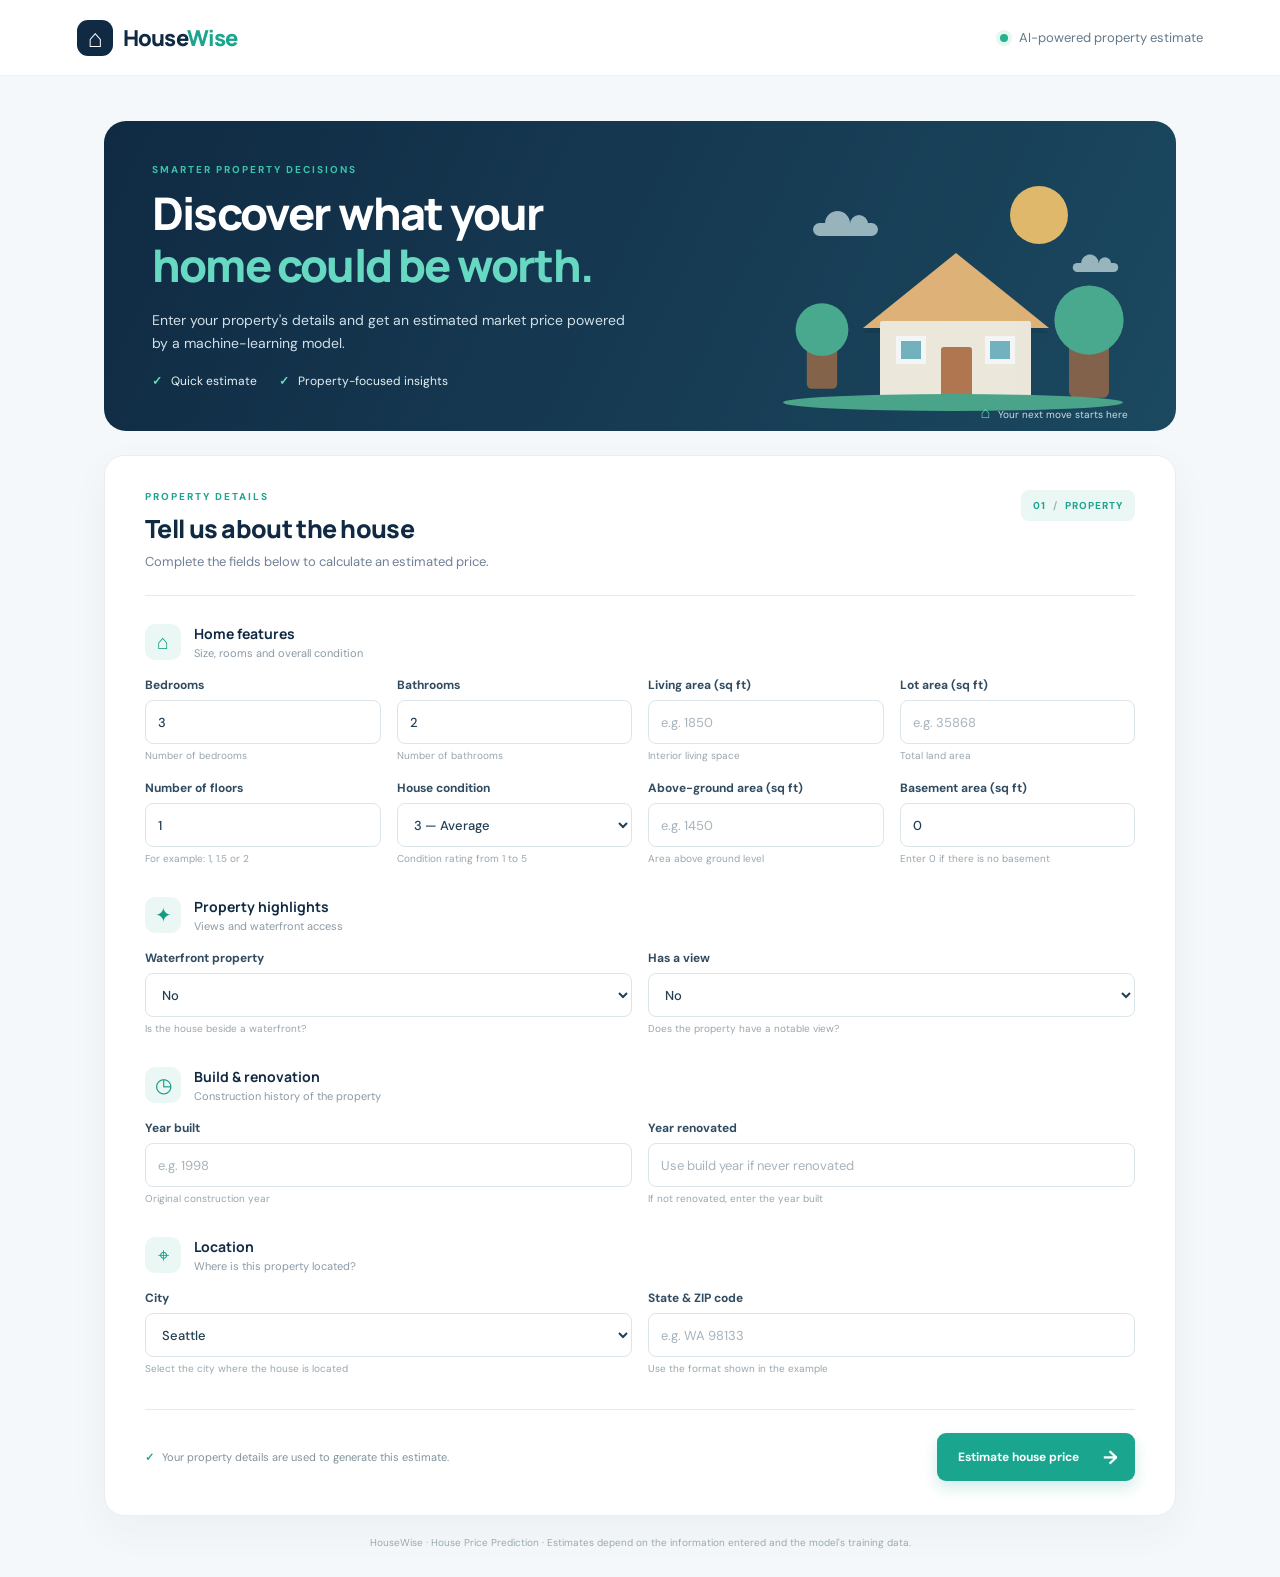
<file: index.html>
<!DOCTYPE html>
<html lang="en">
<head>
  <meta charset="UTF-8">
  <meta name="viewport" content="width=device-width, initial-scale=1.0">
  <meta name="theme-color" content="#102a43">
  <title>HouseWise | House Price Predictor</title>
  <link rel="preconnect" href="https://fonts.googleapis.com">
  <link rel="preconnect" href="https://fonts.gstatic.com" crossorigin>
  <link href="https://fonts.googleapis.com/css2?family=DM+Sans:wght@400;500;600;700&family=Manrope:wght@400;500;600;700;800&display=swap" rel="stylesheet">
  <link rel="stylesheet" href="style.css">
</head>
<body>
  <header class="topbar">
    <a class="brand" href="#"><span class="brand-mark">⌂</span><span>House<span class="brand-accent">Wise</span></span></a>
    <span class="top-note"><span class="live-dot"></span> AI-powered property estimate</span>
  </header>

  <main>
    <section class="hero">
      <div class="hero-copy">
        <p class="eyebrow">SMARTER PROPERTY DECISIONS</p>
        <h1>Discover what your<br><span>home could be worth.</span></h1>
        <p class="hero-description">Enter your property's details and get an estimated market price powered by a machine-learning model.</p>
        <div class="hero-points">
          <span><span class="check">✓</span> Quick estimate</span>
          <span><span class="check">✓</span> Property-focused insights</span>
        </div>
      </div>
      <div class="hero-art" aria-hidden="true">
        <div class="sun"></div>
        <div class="cloud cloud-one"></div><div class="cloud cloud-two"></div>
        <div class="house-illustration">
          <div class="roof"></div>
          <div class="house-body">
            <div class="window window-left"></div><div class="window window-right"></div>
            <div class="door"></div>
          </div>
        </div>
        <div class="tree tree-left"><i></i></div><div class="tree tree-right"><i></i></div>
        <div class="ground"></div>
        <div class="art-label"><span>⌂</span> Your next move starts here</div>
      </div>
    </section>

    <section class="form-card">
      <div class="form-heading">
        <div>
          <p class="eyebrow">PROPERTY DETAILS</p>
          <h2>Tell us about the house</h2>
          <p class="muted">Complete the fields below to calculate an estimated price.</p>
        </div>
        <div class="step-badge">01 <span>/</span> PROPERTY</div>
      </div>

      <form id="predictionForm">
        <div class="section-label"><span class="section-icon">⌂</span><div><h3>Home features</h3><p>Size, rooms and overall condition</p></div></div>
        <div class="form-grid">
          <label>Bedrooms <input type="number" name="bedrooms" min="0" step="0.5" value="3" required><small>Number of bedrooms</small></label>
          <label>Bathrooms <input type="number" name="bathrooms" min="0" step="0.5" value="2" required><small>Number of bathrooms</small></label>
          <label>Living area (sq ft) <input type="number" name="sqft_living" min="1" step="1" placeholder="e.g. 1850" required><small>Interior living space</small></label>
          <label>Lot area (sq ft) <input type="number" name="sqft_lot" min="1" step="1" placeholder="e.g. 35868" required><small>Total land area</small></label>
          <label>Number of floors <input type="number" name="floors" min="1" step="0.5" value="1" required><small>For example: 1, 1.5 or 2</small></label>
          <label>House condition <select name="condition" required><option value="3" selected>3 — Average</option><option value="1">1 — Poor</option><option value="2">2 — Fair</option><option value="4">4 — Good</option><option value="5">5 — Very good</option></select><small>Condition rating from 1 to 5</small></label>
          <label>Above-ground area (sq ft) <input type="number" name="sqft_above" min="1" step="1" placeholder="e.g. 1450" required><small>Area above ground level</small></label>
          <label>Basement area (sq ft) <input type="number" name="sqft_basement" min="0" step="1" value="0" required><small>Enter 0 if there is no basement</small></label>
        </div>

        <div class="section-label section-spaced"><span class="section-icon">✦</span><div><h3>Property highlights</h3><p>Views and waterfront access</p></div></div>
        <div class="form-grid two-col">
          <label>Waterfront property
            <select name="waterfront" required><option value="0" selected>No</option><option value="1">Yes</option></select>
            <small>Is the house beside a waterfront?</small>
          </label>
          <label>Has a view
            <select name="view" required><option value="0" selected>No</option><option value="1">Yes</option></select>
            <small>Does the property have a notable view?</small>
          </label>
        </div>

        <div class="section-label section-spaced"><span class="section-icon">◷</span><div><h3>Build & renovation</h3><p>Construction history of the property</p></div></div>
        <div class="form-grid two-col">
          <label>Year built <input type="number" name="yr_built" min="1800" max="2026" placeholder="e.g. 1998" required><small>Original construction year</small></label>
          <label>Year renovated <input type="number" name="yr_renovated" min="1800" max="2026" placeholder="Use build year if never renovated" required><small>If not renovated, enter the year built</small></label>
        </div>

        <div class="section-label section-spaced"><span class="section-icon">⌖</span><div><h3>Location</h3><p>Where is this property located?</p></div></div>
        <div class="form-grid two-col">
          <label>City
            <select name="city" required>
              <option value="Seattle" selected>Seattle</option><option value="Shoreline">Shoreline</option><option value="Kent">Kent</option><option value="Bellevue">Bellevue</option><option value="Redmond">Redmond</option><option value="Sammamish">Sammamish</option><option value="Auburn">Auburn</option><option value="Federal Way">Federal Way</option><option value="Kirkland">Kirkland</option><option value="Issaquah">Issaquah</option><option value="Woodinville">Woodinville</option><option value="Renton">Renton</option><option value="Other">Other</option>
            </select><small>Select the city where the house is located</small>
          </label>
          <label>State & ZIP code <input type="text" name="statezip" placeholder="e.g. WA 98133" maxlength="20" required><small>Use the format shown in the example</small></label>
        </div>

        <div class="form-actions">
          <p><span class="secure-icon">✓</span> Your property details are used to generate this estimate.</p>
          <button type="submit" id="submitBtn"><span>Estimate house price</span><span class="button-arrow">→</span></button>
        </div>
      </form>

      <div class="loading hidden" id="loading"><span class="spinner"></span><div><strong>Analysing your property...</strong><small>Preparing your estimated house price</small></div></div>
      <div class="result hidden" id="result" aria-live="polite">
        <div class="result-icon">⌂</div><div><p class="result-kicker">ESTIMATED PROPERTY PRICE</p><h2 id="priceValue">$0</h2><p class="result-note">This is a model-generated estimate, not a formal property valuation.</p></div>
        <button type="button" id="resetBtn" class="reset-btn">New estimate ↻</button>
      </div>
      <div class="error hidden" id="errorBox" role="alert"></div>
    </section>
    <p class="disclaimer">HouseWise · House Price Prediction · Estimates depend on the information entered and the model's training data.</p>
  </main>
  <script src="script.js"></script>
</body>
</html>
</file>
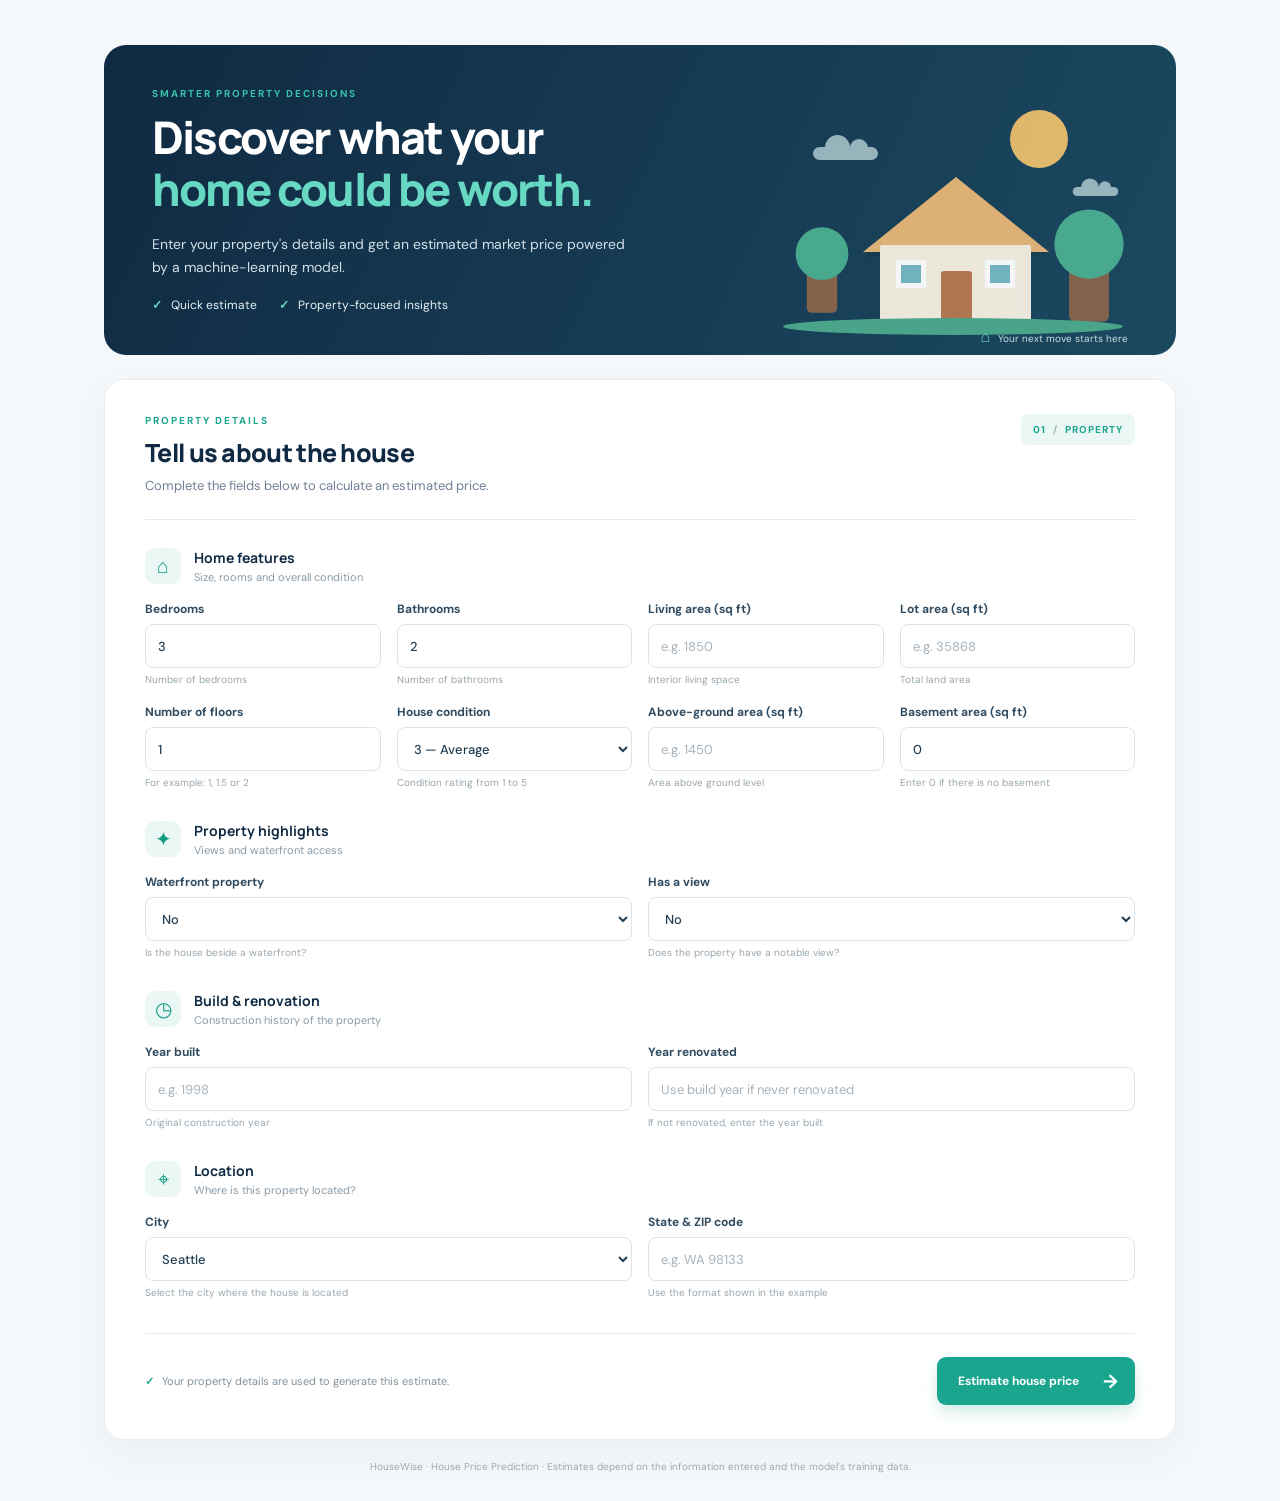
<file: housewise-frontend/index.html>
<!DOCTYPE html>
<html lang="en">
<head>
  <meta charset="UTF-8">
  <meta name="viewport" content="width=device-width, initial-scale=1.0">
  <meta name="theme-color" content="#102a43">
  <title>HouseWise | House Price Predictor</title>
  <link rel="preconnect" href="https://fonts.googleapis.com">
  <link rel="preconnect" href="https://fonts.gstatic.com" crossorigin>
  <link href="https://fonts.googleapis.com/css2?family=DM+Sans:wght@400;500;600;700&family=Manrope:wght@400;500;600;700;800&display=swap" rel="stylesheet">
  <link rel="stylesheet" href="style.css">
</head>
<body>
  <main>
    <section class="hero">
      <div class="hero-copy">
        <p class="eyebrow">SMARTER PROPERTY DECISIONS</p>
        <h1>Discover what your<br><span>home could be worth.</span></h1>
        <p class="hero-description">Enter your property's details and get an estimated market price powered by a machine-learning model.</p>
        <div class="hero-points">
          <span><span class="check">✓</span> Quick estimate</span>
          <span><span class="check">✓</span> Property-focused insights</span>
        </div>
      </div>
      <div class="hero-art" aria-hidden="true">
        <div class="sun"></div>
        <div class="cloud cloud-one"></div><div class="cloud cloud-two"></div>
        <div class="house-illustration">
          <div class="roof"></div>
          <div class="house-body">
            <div class="window window-left"></div><div class="window window-right"></div>
            <div class="door"></div>
          </div>
        </div>
        <div class="tree tree-left"><i></i></div><div class="tree tree-right"><i></i></div>
        <div class="ground"></div>
        <div class="art-label"><span>⌂</span> Your next move starts here</div>
      </div>
    </section>

    <section class="form-card">
      <div class="form-heading">
        <div>
          <p class="eyebrow">PROPERTY DETAILS</p>
          <h2>Tell us about the house</h2>
          <p class="muted">Complete the fields below to calculate an estimated price.</p>
        </div>
        <div class="step-badge">01 <span>/</span> PROPERTY</div>
      </div>

      <form id="predictionForm">
        <div class="section-label"><span class="section-icon">⌂</span><div><h3>Home features</h3><p>Size, rooms and overall condition</p></div></div>
        <div class="form-grid">
          <label>Bedrooms <input type="number" name="bedrooms" min="0" step="0.5" value="3" required><small>Number of bedrooms</small></label>
          <label>Bathrooms <input type="number" name="bathrooms" min="0" step="0.5" value="2" required><small>Number of bathrooms</small></label>
          <label>Living area (sq ft) <input type="number" name="sqft_living" min="1" step="1" placeholder="e.g. 1850" required><small>Interior living space</small></label>
          <label>Lot area (sq ft) <input type="number" name="sqft_lot" min="1" step="1" placeholder="e.g. 35868" required><small>Total land area</small></label>
          <label>Number of floors <input type="number" name="floors" min="1" step="0.5" value="1" required><small>For example: 1, 1.5 or 2</small></label>
          <label>House condition <select name="condition" required><option value="3" selected>3 — Average</option><option value="1">1 — Poor</option><option value="2">2 — Fair</option><option value="4">4 — Good</option><option value="5">5 — Very good</option></select><small>Condition rating from 1 to 5</small></label>
          <label>Above-ground area (sq ft) <input type="number" name="sqft_above" min="1" step="1" placeholder="e.g. 1450" required><small>Area above ground level</small></label>
          <label>Basement area (sq ft) <input type="number" name="sqft_basement" min="0" step="1" value="0" required><small>Enter 0 if there is no basement</small></label>
        </div>

        <div class="section-label section-spaced"><span class="section-icon">✦</span><div><h3>Property highlights</h3><p>Views and waterfront access</p></div></div>
        <div class="form-grid two-col">
          <label>Waterfront property
            <select name="waterfront" required><option value="0" selected>No</option><option value="1">Yes</option></select>
            <small>Is the house beside a waterfront?</small>
          </label>
          <label>Has a view
            <select name="view" required><option value="0" selected>No</option><option value="1">Yes</option></select>
            <small>Does the property have a notable view?</small>
          </label>
        </div>

        <div class="section-label section-spaced"><span class="section-icon">◷</span><div><h3>Build & renovation</h3><p>Construction history of the property</p></div></div>
        <div class="form-grid two-col">
          <label>Year built <input type="number" name="yr_built" min="1800" max="2026" placeholder="e.g. 1998" required><small>Original construction year</small></label>
          <label>Year renovated <input type="number" name="yr_renovated" min="1800" max="2026" placeholder="Use build year if never renovated" required><small>If not renovated, enter the year built</small></label>
        </div>

        <div class="section-label section-spaced"><span class="section-icon">⌖</span><div><h3>Location</h3><p>Where is this property located?</p></div></div>
        <div class="form-grid two-col">
          <label>City
            <select name="city" required>
              <option value="Seattle" selected>Seattle</option><option value="Shoreline">Shoreline</option><option value="Kent">Kent</option><option value="Bellevue">Bellevue</option><option value="Redmond">Redmond</option><option value="Sammamish">Sammamish</option><option value="Auburn">Auburn</option><option value="Federal Way">Federal Way</option><option value="Kirkland">Kirkland</option><option value="Issaquah">Issaquah</option><option value="Woodinville">Woodinville</option><option value="Renton">Renton</option><option value="Other">Other</option>
            </select><small>Select the city where the house is located</small>
          </label>
          <label>State & ZIP code <input type="text" name="statezip" placeholder="e.g. WA 98133" maxlength="20" required><small>Use the format shown in the example</small></label>
        </div>

        <div class="form-actions">
          <p><span class="secure-icon">✓</span> Your property details are used to generate this estimate.</p>
          <button type="submit" id="submitBtn"><span>Estimate house price</span><span class="button-arrow">→</span></button>
        </div>
      </form>

      <div class="loading hidden" id="loading"><span class="spinner"></span><div><strong>Analysing your property...</strong><small>Preparing your estimated house price</small></div></div>
      <div class="result hidden" id="result" aria-live="polite">
        <div class="result-icon">⌂</div><div><p class="result-kicker">ESTIMATED PROPERTY PRICE</p><h2 id="priceValue">$0</h2><p class="result-note">This is a model-generated estimate, not a formal property valuation.</p></div>
        <button type="button" id="resetBtn" class="reset-btn">New estimate ↻</button>
      </div>
      <div class="error hidden" id="errorBox" role="alert"></div>
    </section>
    <p class="disclaimer">HouseWise · House Price Prediction · Estimates depend on the information entered and the model's training data.</p>
  </main>
  <script src="script.js"></script>
</body>
</html>
</file>
<file: style.css>
*{box-sizing:border-box} :root{--navy:#102a43;--ink:#18354d;--muted:#718096;--teal:#19a58e;--pale:#eaf7f4;--line:#e4ebef;--bg:#f5f8fa}body{margin:0;background:var(--bg);color:var(--ink);font-family:"DM Sans",sans-serif}.topbar{height:76px;padding:0 max(6vw,24px);display:flex;align-items:center;justify-content:space-between;background:#fff;border-bottom:1px solid #edf1f3}.brand{display:flex;align-items:center;gap:10px;color:var(--navy);text-decoration:none;font:800 22px Manrope,sans-serif;letter-spacing:-.8px}.brand-mark{display:grid;place-items:center;width:36px;height:36px;border-radius:11px;background:var(--navy);color:#fff;font-size:25px}.brand-accent{color:var(--teal)}.top-note{font-size:13px;color:#64798a}.live-dot{display:inline-block;width:8px;height:8px;margin-right:8px;background:#24b18e;border-radius:50%;box-shadow:0 0 0 4px #e5f7f1}main{max-width:1120px;margin:0 auto;padding:45px 24px 28px}.hero{min-height:285px;border-radius:22px;background:linear-gradient(115deg,#102a43,#1b4960);padding:42px 48px;display:flex;align-items:center;justify-content:space-between;overflow:hidden;position:relative;color:#fff}.hero-copy{position:relative;z-index:2;max-width:550px}.eyebrow{font-size:10px;font-weight:700;letter-spacing:2px;color:#39c5aa;margin:0 0 12px}.hero h1{font:800 clamp(30px,4vw,45px)/1.15 Manrope,sans-serif;letter-spacing:-1.8px;margin:0}.hero h1 span{color:#67d8c1}.hero-description{max-width:480px;color:#d1e0e8;line-height:1.7;font-size:14px;margin:17px 0}.hero-points{display:flex;gap:22px;flex-wrap:wrap;color:#e5f1f4;font-size:12px}.check{color:#65dbc1;font-weight:700;margin-right:6px}.hero-art{position:absolute;right:4%;bottom:0;width:365px;height:260px;opacity:.95}.sun{position:absolute;right:65px;top:15px;width:58px;height:58px;background:#f6c66e;border-radius:50%;opacity:.95}.cloud{position:absolute;background:#d9eef0;border-radius:30px;height:13px;width:65px;opacity:.7}.cloud:before,.cloud:after{content:"";position:absolute;background:inherit;border-radius:50%}.cloud:before{width:25px;height:25px;left:12px;top:-12px}.cloud:after{width:18px;height:18px;right:10px;top:-8px}.cloud-one{top:52px;left:45px}.cloud-two{top:90px;right:5px;transform:scale(.7)}.house-illustration{position:absolute;bottom:33px;left:95px;width:185px;height:145px}.roof{position:absolute;top:0;left:0;width:0;height:0;border-left:93px solid transparent;border-right:93px solid transparent;border-bottom:75px solid #e8b879;filter:drop-shadow(0 5px 0 rgba(0,0,0,.08))}.house-body{position:absolute;top:68px;left:17px;width:151px;height:77px;background:#f7f0e2;border-radius:2px}.window{position:absolute;top:15px;width:30px;height:28px;background:#76b8c4;border:5px solid #fff}.window-left{left:16px}.window-right{right:16px}.door{position:absolute;bottom:0;left:61px;width:31px;height:51px;background:#b97950;border-radius:3px 3px 0 0}.ground{position:absolute;bottom:20px;left:15px;width:340px;height:17px;background:#4caa8c;border-radius:50%}.tree{position:absolute;bottom:35px;width:38px;height:72px;background:#8a654b;border-radius:6px}.tree:before{content:"";position:absolute;width:66px;height:66px;left:-14px;top:-35px;border-radius:50%;background:#4baf91}.tree-left{left:35px;transform:scale(.8)}.tree-right{right:25px;transform:scale(1.05)}.tree i{display:none}.art-label{position:absolute;right:5px;bottom:8px;color:#d4e8e8;font-size:10px}.art-label span{color:#6de0c5;font-size:16px;margin-right:5px}.form-card{background:#fff;border:1px solid #e9eef1;border-radius:20px;padding:34px 40px;margin-top:24px;box-shadow:0 14px 40px rgba(20,50,70,.045)}.form-heading{display:flex;justify-content:space-between;align-items:flex-start;padding-bottom:25px;border-bottom:1px solid var(--line)}.form-heading .eyebrow{color:var(--teal);margin-bottom:8px}.form-heading h2{font:800 25px Manrope,sans-serif;margin:0 0 7px;color:var(--navy);letter-spacing:-.7px}.muted{margin:0;color:var(--muted);font-size:13px}.step-badge{font-size:10px;letter-spacing:1px;font-weight:700;color:var(--teal);background:var(--pale);padding:9px 12px;border-radius:8px}.step-badge span{color:#9ab7b1;margin:0 4px}.section-label{display:flex;align-items:center;gap:13px;margin:28px 0 17px}.section-icon{width:36px;height:36px;display:grid;place-items:center;border-radius:10px;background:#eaf7f4;color:#149b83;font-size:20px}.section-label h3{font:700 14px Manrope,sans-serif;color:var(--navy);margin:0 0 3px}.section-label p{font-size:11px;color:#8a9aa6;margin:0}.section-spaced{margin-top:32px}.form-grid{display:grid;grid-template-columns:repeat(4,minmax(0,1fr));gap:18px 16px}.form-grid.two-col{grid-template-columns:repeat(2,minmax(0,1fr))}label{display:flex;flex-direction:column;gap:7px;color:#314c61;font-size:12px;font-weight:700}input,select{width:100%;height:44px;border:1px solid #dce5e9;border-radius:8px;background:#fff;padding:0 12px;color:#233f54;font:500 13px "DM Sans",sans-serif;outline:none;transition:.2s}input:focus,select:focus{border-color:#1ba88f;box-shadow:0 0 0 3px rgba(27,168,143,.11)}input::placeholder{color:#a7b3bc;font-weight:400}label small{font-size:10px;color:#98a6af;font-weight:400;margin-top:-2px}.form-actions{margin-top:34px;padding-top:23px;border-top:1px solid var(--line);display:flex;align-items:center;justify-content:space-between;gap:15px}.form-actions p{font-size:11px;color:#81919c;margin:0}.secure-icon{color:var(--teal);font-weight:800;margin-right:5px}button{border:0;cursor:pointer;font-family:inherit}#submitBtn{height:48px;padding:0 17px 0 21px;border-radius:9px;background:var(--teal);color:white;display:flex;align-items:center;gap:24px;font-size:12px;font-weight:700;box-shadow:0 7px 15px rgba(25,165,142,.2);transition:.2s}#submitBtn:hover{background:#128c78;transform:translateY(-1px)}#submitBtn:disabled{opacity:.65;cursor:wait;transform:none}.button-arrow{font-size:19px}.loading{display:flex;align-items:center;gap:14px;background:#f0faf7;border:1px solid #d8f0e9;padding:17px;border-radius:12px;margin-top:22px}.spinner{width:24px;height:24px;border:3px solid #ccebe2;border-top-color:#159b83;border-radius:50%;animation:spin .8s linear infinite}@keyframes spin{to{transform:rotate(360deg)}}.loading strong{display:block;font-size:13px;color:var(--navy)}.loading small{display:block;font-size:11px;color:#7c928d;margin-top:3px}.result{margin-top:22px;background:linear-gradient(110deg,#eaf8f3,#f5fbf8);border:1px solid #cfeee3;border-radius:14px;padding:22px;display:flex;align-items:center;gap:16px}.result-icon{width:48px;height:48px;display:grid;place-items:center;border-radius:13px;background:#d2f0e5;color:#148c75;font-size:29px}.result-kicker{font-size:9px;letter-spacing:1.6px;font-weight:700;color:#328c79;margin:0 0 4px}.result h2{font:800 30px Manrope,sans-serif;color:#116e5c;margin:0}.result-note{font-size:10px;color:#718e85;margin:5px 0 0}.reset-btn{margin-left:auto;background:#fff;border:1px solid #d1e9e0;color:#25816e;padding:10px 13px;border-radius:8px;font-size:11px;font-weight:700}.error{margin-top:18px;padding:13px 15px;border-radius:9px;background:#fff2f0;border:1px solid #ffd6d0;color:#a33c32;font-size:12px;line-height:1.5}.hidden{display:none!important}.disclaimer{text-align:center;color:#9aa8b1;font-size:10px;margin:20px 0 0}@media(max-width:850px){.hero-art{right:-80px;opacity:.48}.hero-copy{max-width:600px}.form-grid{grid-template-columns:repeat(2,minmax(0,1fr))}}@media(max-width:560px){.topbar{height:64px;padding:0 18px}.top-note{font-size:10px}main{padding:22px 13px}.hero{padding:31px 23px;min-height:290px}.hero-art{right:-155px;opacity:.25}.hero h1{font-size:32px}.hero-description{font-size:12px}.hero-points{gap:10px;display:grid}.form-card{padding:25px 18px;border-radius:15px}.form-heading h2{font-size:21px}.step-badge{font-size:8px;padding:8px}.form-grid,.form-grid.two-col{grid-template-columns:1fr;gap:15px}.form-actions{align-items:stretch;flex-direction:column}.form-actions p{line-height:1.5}#submitBtn{justify-content:space-between}.result{align-items:flex-start;flex-wrap:wrap}.result h2{font-size:25px}.reset-btn{margin-left:0}}
</file>
<file: housewise-frontend/style.css>
*{box-sizing:border-box} :root{--navy:#102a43;--ink:#18354d;--muted:#718096;--teal:#19a58e;--pale:#eaf7f4;--line:#e4ebef;--bg:#f5f8fa}body{margin:0;background:var(--bg);color:var(--ink);font-family:"DM Sans",sans-serif}.topbar{height:76px;padding:0 max(6vw,24px);display:flex;align-items:center;justify-content:space-between;background:#fff;border-bottom:1px solid #edf1f3}.brand{display:flex;align-items:center;gap:10px;color:var(--navy);text-decoration:none;font:800 22px Manrope,sans-serif;letter-spacing:-.8px}.brand-mark{display:grid;place-items:center;width:36px;height:36px;border-radius:11px;background:var(--navy);color:#fff;font-size:25px}.brand-accent{color:var(--teal)}.top-note{font-size:13px;color:#64798a}.live-dot{display:inline-block;width:8px;height:8px;margin-right:8px;background:#24b18e;border-radius:50%;box-shadow:0 0 0 4px #e5f7f1}main{max-width:1120px;margin:0 auto;padding:45px 24px 28px}.hero{min-height:285px;border-radius:22px;background:linear-gradient(115deg,#102a43,#1b4960);padding:42px 48px;display:flex;align-items:center;justify-content:space-between;overflow:hidden;position:relative;color:#fff}.hero-copy{position:relative;z-index:2;max-width:550px}.eyebrow{font-size:10px;font-weight:700;letter-spacing:2px;color:#39c5aa;margin:0 0 12px}.hero h1{font:800 clamp(30px,4vw,45px)/1.15 Manrope,sans-serif;letter-spacing:-1.8px;margin:0}.hero h1 span{color:#67d8c1}.hero-description{max-width:480px;color:#d1e0e8;line-height:1.7;font-size:14px;margin:17px 0}.hero-points{display:flex;gap:22px;flex-wrap:wrap;color:#e5f1f4;font-size:12px}.check{color:#65dbc1;font-weight:700;margin-right:6px}.hero-art{position:absolute;right:4%;bottom:0;width:365px;height:260px;opacity:.95}.sun{position:absolute;right:65px;top:15px;width:58px;height:58px;background:#f6c66e;border-radius:50%;opacity:.95}.cloud{position:absolute;background:#d9eef0;border-radius:30px;height:13px;width:65px;opacity:.7}.cloud:before,.cloud:after{content:"";position:absolute;background:inherit;border-radius:50%}.cloud:before{width:25px;height:25px;left:12px;top:-12px}.cloud:after{width:18px;height:18px;right:10px;top:-8px}.cloud-one{top:52px;left:45px}.cloud-two{top:90px;right:5px;transform:scale(.7)}.house-illustration{position:absolute;bottom:33px;left:95px;width:185px;height:145px}.roof{position:absolute;top:0;left:0;width:0;height:0;border-left:93px solid transparent;border-right:93px solid transparent;border-bottom:75px solid #e8b879;filter:drop-shadow(0 5px 0 rgba(0,0,0,.08))}.house-body{position:absolute;top:68px;left:17px;width:151px;height:77px;background:#f7f0e2;border-radius:2px}.window{position:absolute;top:15px;width:30px;height:28px;background:#76b8c4;border:5px solid #fff}.window-left{left:16px}.window-right{right:16px}.door{position:absolute;bottom:0;left:61px;width:31px;height:51px;background:#b97950;border-radius:3px 3px 0 0}.ground{position:absolute;bottom:20px;left:15px;width:340px;height:17px;background:#4caa8c;border-radius:50%}.tree{position:absolute;bottom:35px;width:38px;height:72px;background:#8a654b;border-radius:6px}.tree:before{content:"";position:absolute;width:66px;height:66px;left:-14px;top:-35px;border-radius:50%;background:#4baf91}.tree-left{left:35px;transform:scale(.8)}.tree-right{right:25px;transform:scale(1.05)}.tree i{display:none}.art-label{position:absolute;right:5px;bottom:8px;color:#d4e8e8;font-size:10px}.art-label span{color:#6de0c5;font-size:16px;margin-right:5px}.form-card{background:#fff;border:1px solid #e9eef1;border-radius:20px;padding:34px 40px;margin-top:24px;box-shadow:0 14px 40px rgba(20,50,70,.045)}.form-heading{display:flex;justify-content:space-between;align-items:flex-start;padding-bottom:25px;border-bottom:1px solid var(--line)}.form-heading .eyebrow{color:var(--teal);margin-bottom:8px}.form-heading h2{font:800 25px Manrope,sans-serif;margin:0 0 7px;color:var(--navy);letter-spacing:-.7px}.muted{margin:0;color:var(--muted);font-size:13px}.step-badge{font-size:10px;letter-spacing:1px;font-weight:700;color:var(--teal);background:var(--pale);padding:9px 12px;border-radius:8px}.step-badge span{color:#9ab7b1;margin:0 4px}.section-label{display:flex;align-items:center;gap:13px;margin:28px 0 17px}.section-icon{width:36px;height:36px;display:grid;place-items:center;border-radius:10px;background:#eaf7f4;color:#149b83;font-size:20px}.section-label h3{font:700 14px Manrope,sans-serif;color:var(--navy);margin:0 0 3px}.section-label p{font-size:11px;color:#8a9aa6;margin:0}.section-spaced{margin-top:32px}.form-grid{display:grid;grid-template-columns:repeat(4,minmax(0,1fr));gap:18px 16px}.form-grid.two-col{grid-template-columns:repeat(2,minmax(0,1fr))}label{display:flex;flex-direction:column;gap:7px;color:#314c61;font-size:12px;font-weight:700}input,select{width:100%;height:44px;border:1px solid #dce5e9;border-radius:8px;background:#fff;padding:0 12px;color:#233f54;font:500 13px "DM Sans",sans-serif;outline:none;transition:.2s}input:focus,select:focus{border-color:#1ba88f;box-shadow:0 0 0 3px rgba(27,168,143,.11)}input::placeholder{color:#a7b3bc;font-weight:400}label small{font-size:10px;color:#98a6af;font-weight:400;margin-top:-2px}.form-actions{margin-top:34px;padding-top:23px;border-top:1px solid var(--line);display:flex;align-items:center;justify-content:space-between;gap:15px}.form-actions p{font-size:11px;color:#81919c;margin:0}.secure-icon{color:var(--teal);font-weight:800;margin-right:5px}button{border:0;cursor:pointer;font-family:inherit}#submitBtn{height:48px;padding:0 17px 0 21px;border-radius:9px;background:var(--teal);color:white;display:flex;align-items:center;gap:24px;font-size:12px;font-weight:700;box-shadow:0 7px 15px rgba(25,165,142,.2);transition:.2s}#submitBtn:hover{background:#128c78;transform:translateY(-1px)}#submitBtn:disabled{opacity:.65;cursor:wait;transform:none}.button-arrow{font-size:19px}.loading{display:flex;align-items:center;gap:14px;background:#f0faf7;border:1px solid #d8f0e9;padding:17px;border-radius:12px;margin-top:22px}.spinner{width:24px;height:24px;border:3px solid #ccebe2;border-top-color:#159b83;border-radius:50%;animation:spin .8s linear infinite}@keyframes spin{to{transform:rotate(360deg)}}.loading strong{display:block;font-size:13px;color:var(--navy)}.loading small{display:block;font-size:11px;color:#7c928d;margin-top:3px}.result{margin-top:22px;background:linear-gradient(110deg,#eaf8f3,#f5fbf8);border:1px solid #cfeee3;border-radius:14px;padding:22px;display:flex;align-items:center;gap:16px}.result-icon{width:48px;height:48px;display:grid;place-items:center;border-radius:13px;background:#d2f0e5;color:#148c75;font-size:29px}.result-kicker{font-size:9px;letter-spacing:1.6px;font-weight:700;color:#328c79;margin:0 0 4px}.result h2{font:800 30px Manrope,sans-serif;color:#116e5c;margin:0}.result-note{font-size:10px;color:#718e85;margin:5px 0 0}.reset-btn{margin-left:auto;background:#fff;border:1px solid #d1e9e0;color:#25816e;padding:10px 13px;border-radius:8px;font-size:11px;font-weight:700}.error{margin-top:18px;padding:13px 15px;border-radius:9px;background:#fff2f0;border:1px solid #ffd6d0;color:#a33c32;font-size:12px;line-height:1.5}.hidden{display:none!important}.disclaimer{text-align:center;color:#9aa8b1;font-size:10px;margin:20px 0 0}@media(max-width:850px){.hero-art{right:-80px;opacity:.48}.hero-copy{max-width:600px}.form-grid{grid-template-columns:repeat(2,minmax(0,1fr))}}@media(max-width:560px){.topbar{height:64px;padding:0 18px}.top-note{font-size:10px}main{padding:22px 13px}.hero{padding:31px 23px;min-height:290px}.hero-art{right:-155px;opacity:.25}.hero h1{font-size:32px}.hero-description{font-size:12px}.hero-points{gap:10px;display:grid}.form-card{padding:25px 18px;border-radius:15px}.form-heading h2{font-size:21px}.step-badge{font-size:8px;padding:8px}.form-grid,.form-grid.two-col{grid-template-columns:1fr;gap:15px}.form-actions{align-items:stretch;flex-direction:column}.form-actions p{line-height:1.5}#submitBtn{justify-content:space-between}.result{align-items:flex-start;flex-wrap:wrap}.result h2{font-size:25px}.reset-btn{margin-left:0}}
</file>
